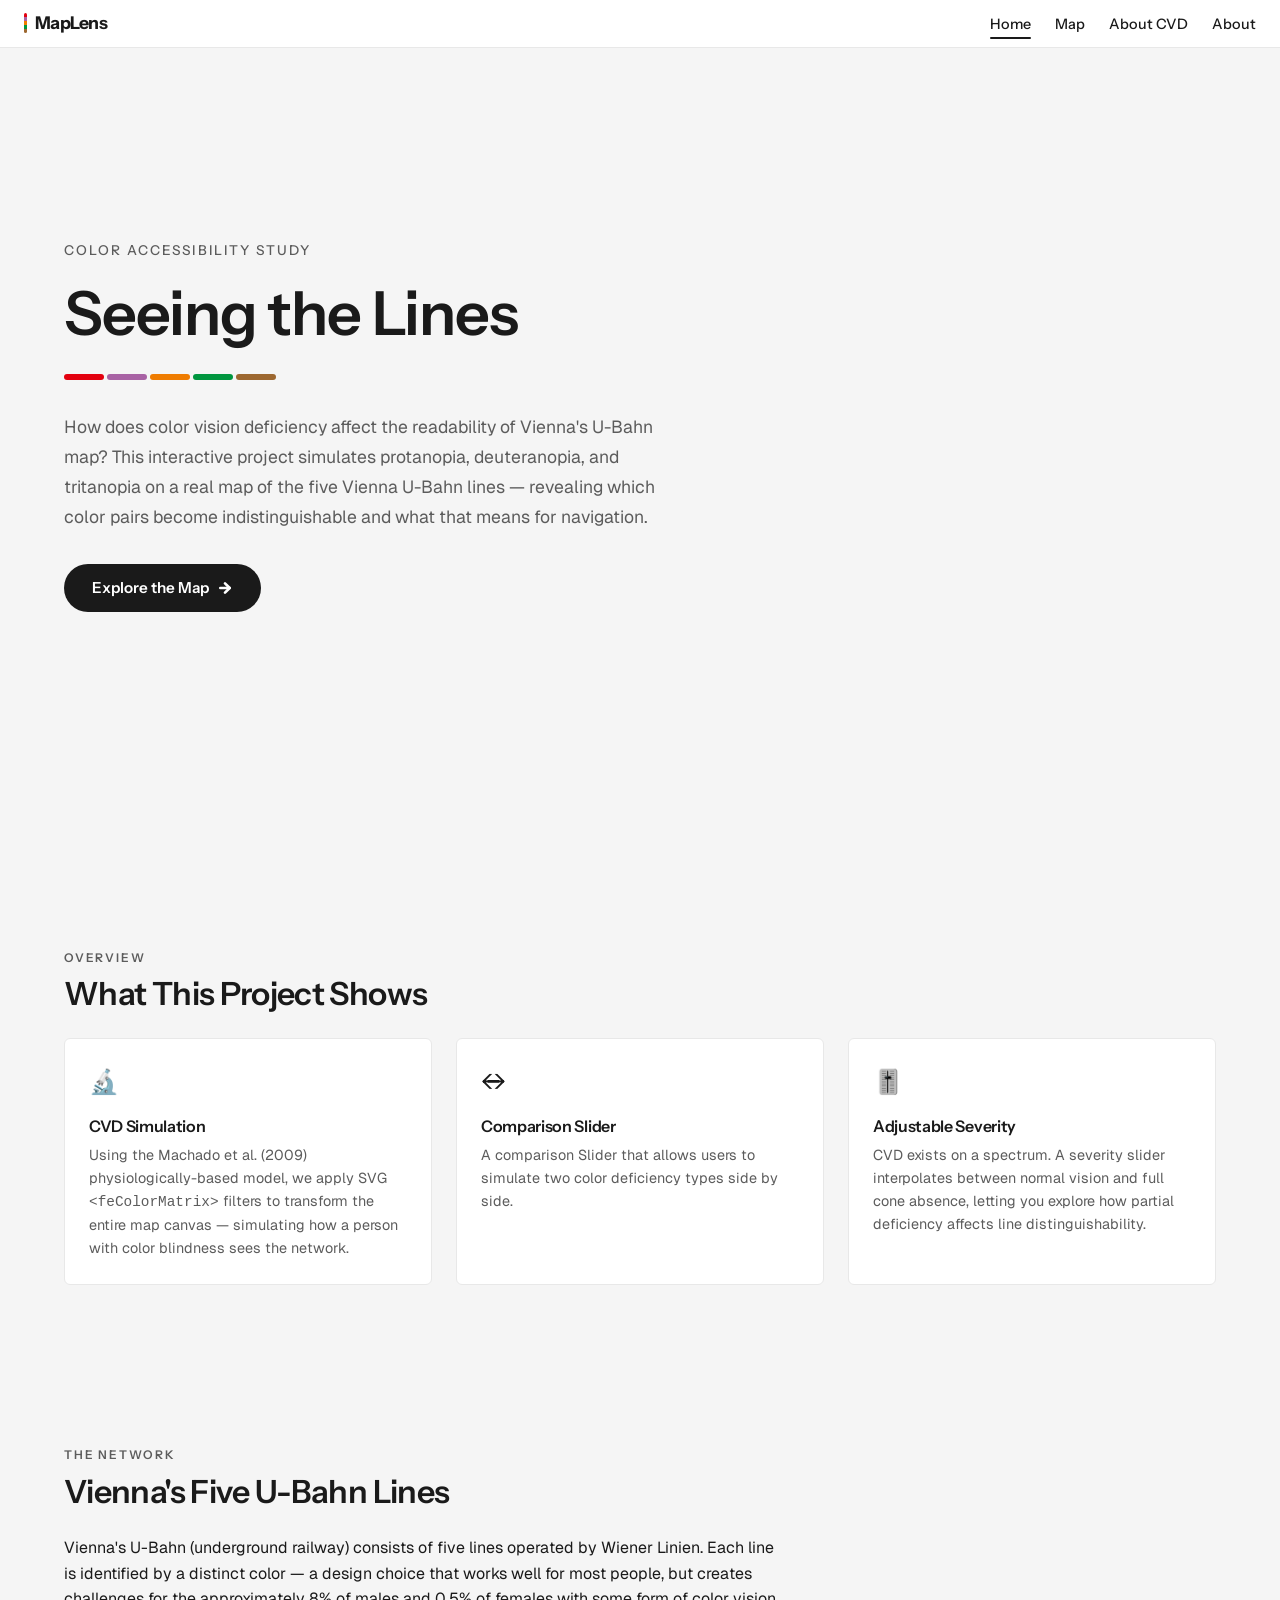
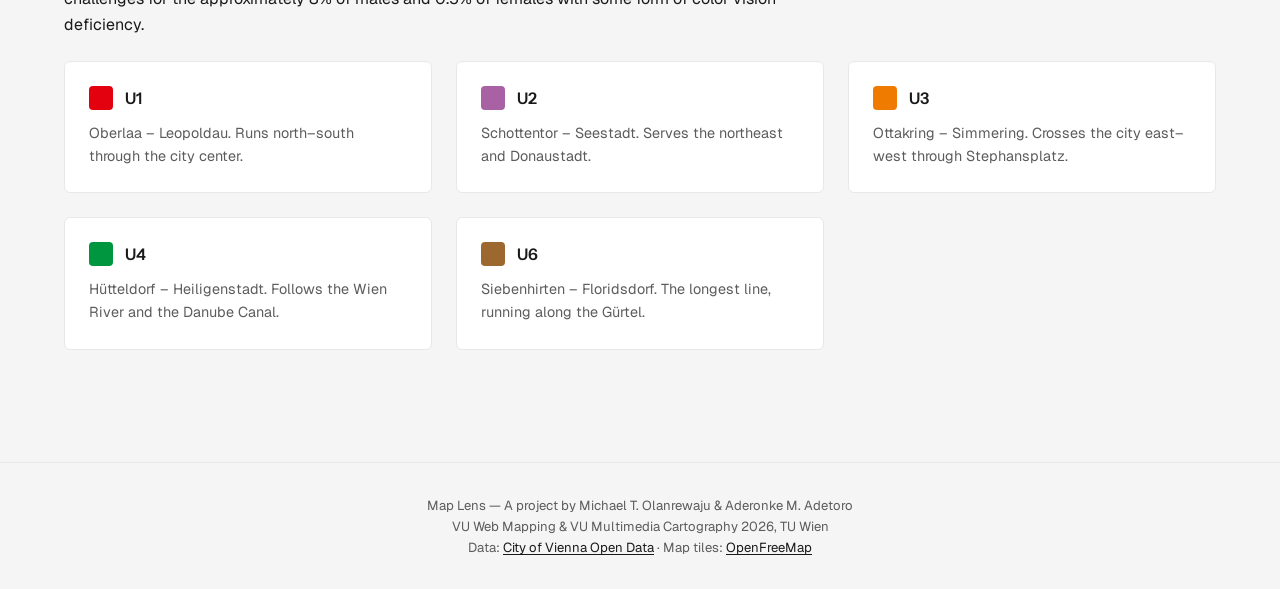
<file: index.html>
<!DOCTYPE html>
<html lang="en">
<head>
    <meta charset="UTF-8">
    <meta name="viewport" content="width=device-width, initial-scale=1.0">
    <title>MapLens — Color Accessibility of Vienna's U-Bahn Map</title>
    <meta name="description" content="An interactive simulation of how color vision deficiency affects the readability of Vienna's U-Bahn network map.">
    <link rel="icon" type="image/jpg" href="Maplens.png" />

    <!-- Google Fonts: Instrument Sans (display), Geist (body) -->
    <link rel="preconnect" href="https://fonts.googleapis.com">
    <link rel="preconnect" href="https://fonts.gstatic.com" crossorigin>
    <link href="https://fonts.googleapis.com/css2?family=Geist:wght@400;500;600&family=Instrument+Sans:wght@400;500;600;700&display=swap" rel="stylesheet">

    <!-- Project stylesheet -->
    <link rel="stylesheet" href="style.css">
</head>
<body>

    <!-- pages Navigation -->
    <nav class="nav" aria-label="Main navigation">
        <a href="index.html" class="nav__logo">
            <span class="nav__logo-bar" aria-hidden="true"></span>
            MapLens
        </a>
        <button class="nav__toggle" aria-label="Toggle navigation menu">
            <span></span><span></span><span></span>
        </button>
        <ul class="nav__links">
            <li><a href="index.html" class="active">Home</a></li>
            <li><a href="map.html">Map</a></li>
            <li><a href="about-cvd.html">About CVD</a></li>
            <li><a href="about.html">About</a></li>
        </ul>
    </nav>


    <!-- Hero Section -->
    <main>
        <section class="hero" aria-label="Introduction">
            <p class="hero__subtitle">Color Accessibility Study</p>
            <h1 class="hero__title">Seeing the Lines</h1>

            <!-- U-Bahn color swatches — visual identity element -->
            <div class="hero__swatches" aria-hidden="true">
                <div class="hero__swatch" style="background: #E3000F;"></div>
                <div class="hero__swatch" style="background: #A862A4;"></div>
                <div class="hero__swatch" style="background: #EF7C00;"></div>
                <div class="hero__swatch" style="background: #00963F;"></div>
                <div class="hero__swatch" style="background: #9D6830;"></div>
            </div>

            <p class="hero__description">
                How does color vision deficiency affect the readability of 
                Vienna's U-Bahn map? This interactive project simulates 
                protanopia, deuteranopia, and tritanopia on a real map of the 
                five Vienna U-Bahn lines — revealing which color pairs become 
                indistinguishable and what that means for navigation.
            </p>

            <a href="map.html" class="hero__cta">
                Explore the Map
                <!-- Arrow icon for explore Map (inline SVG for no external dependency) -->
                <svg xmlns="http://www.w3.org/2000/svg" viewBox="0 0 24 24" 
                     fill="none" stroke="currentColor" stroke-width="4" 
                     stroke-linecap="round" stroke-linejoin="round">
                    <line x1="5" y1="12" x2="19" y2="12"></line>
                    <polyline points="12 5 19 12 12 19"></polyline>
                </svg>
            </a>
        </section>


        <!-- What This Project Shows section -->
        <section class="page-content section" aria-label="Project overview">
            <p class="section__label">Overview</p>
            <h2 class="section__title">What This Project Shows</h2>

            <div class="card-grid">
                <!-- Card 1: CVD Simulation -->
                <div class="card">
                    <div class="card__icon" aria-hidden="true">🔬</div>
                    <h3 class="card__title">CVD Simulation</h3>
                    <p class="card__text">
                        Using the Machado et al. (2009) physiologically-based model, 
                        we apply SVG <code>&lt;feColorMatrix&gt;</code> filters to 
                        transform the entire map canvas — simulating how a person 
                        with color blindness sees the network.
                    </p>
                </div>

                <!-- Card 2: Comparison slider -->
                <div class="card">
                    <div class="card__icon" aria-hidden="true">↔️</div>
                    <h3 class="card__title">Comparison Slider</h3>
                    <p class="card__text">
                        A comparison Slider that allows users to simulate two color
                        deficiency types side by side.
                    </p>
                </div>

                <!-- Card 3: Severity Control -->
                <div class="card">
                    <div class="card__icon" aria-hidden="true">🎚️</div>
                    <h3 class="card__title">Adjustable Severity</h3>
                    <p class="card__text">
                        CVD exists on a spectrum. A severity slider interpolates 
                        between normal vision and full cone absence, letting you 
                        explore how partial deficiency affects line 
                        distinguishability.
                    </p>
                </div>
            </div>
        </section>


        <!-- The Vienna U-Bahn Network section-->
        <section class="page-content section" aria-label="U-Bahn network">
            <p class="section__label">The Network</p>
            <h2 class="section__title">Vienna's Five U-Bahn Lines</h2>
            <p>
                Vienna's U-Bahn (underground railway) consists of five lines 
                operated by Wiener Linien. Each line is identified by a distinct 
                color — a design choice that works well for most people, but 
                creates challenges for the approximately 8% of males and 0.5% 
                of females with some form of color vision deficiency.
            </p>
            <!--sectio for each ubahn line-->
            <div class="card-grid mt-lg">
                <div class="card">
                    <div style="display:flex; align-items:center; gap:12px; margin-bottom:12px;">
                        <!--for the color rectangles-->
                        <span style="width:24px;height:24px;border-radius:4px;background:#E3000F;flex-shrink:0;"></span>
                        <h3 class="card__title" style="margin:0;">U1</h3>
                    </div>
                    <p class="card__text">Oberlaa – Leopoldau. Runs north–south through the city center.</p>
                </div>
                <div class="card">
                    <div style="display:flex; align-items:center; gap:12px; margin-bottom:12px;">
                        <span style="width:24px;height:24px;border-radius:4px;background:#A862A4;flex-shrink:0;"></span>
                        <h3 class="card__title" style="margin:0;">U2</h3>
                    </div>
                    <p class="card__text">Schottentor – Seestadt. Serves the northeast and Donaustadt.</p>
                </div>
                <div class="card">
                    <div style="display:flex; align-items:center; gap:12px; margin-bottom:12px;">
                        <span style="width:24px;height:24px;border-radius:4px;background:#EF7C00;flex-shrink:0;"></span>
                        <h3 class="card__title" style="margin:0;">U3</h3>
                    </div>
                    <p class="card__text">Ottakring – Simmering. Crosses the city east–west through Stephansplatz.</p>
                </div>
                <div class="card">
                    <div style="display:flex; align-items:center; gap:12px; margin-bottom:12px;">
                        <span style="width:24px;height:24px;border-radius:4px;background:#00963F;flex-shrink:0;"></span>
                        <h3 class="card__title" style="margin:0;">U4</h3>
                    </div>
                    <p class="card__text">Hütteldorf – Heiligenstadt. Follows the Wien River and the Danube Canal.</p>
                </div>
                <div class="card">
                    <div style="display:flex; align-items:center; gap:12px; margin-bottom:12px;">
                        <span style="width:24px;height:24px;border-radius:4px;background:#9D6830;flex-shrink:0;"></span>
                        <h3 class="card__title" style="margin:0;">U6</h3>
                    </div>
                    <p class="card__text">Siebenhirten – Floridsdorf. The longest line, running along the Gürtel.</p>
                </div>
            </div>
        </section>
    </main>


    <!-- Footer -->
    <footer class="footer">
        <p>
            Map Lens — A project by Michael T. Olanrewaju &amp; Aderonke M. Adetoro<br>
            VU Web Mapping &amp; VU Multimedia Cartography 2026, TU Wien<br>
            Data: <a href="https://www.data.gv.at/" target="_blank" rel="noopener">City of Vienna Open Data</a> · 
            Map tiles: <a href="https://openfreemap.org/" target="_blank" rel="noopener">OpenFreeMap</a>
        </p>
    </footer>

    <!-- Navigation toggle script for responsive hamburger-->
    <script src="app.js"></script>
</body>
</html>
</file>
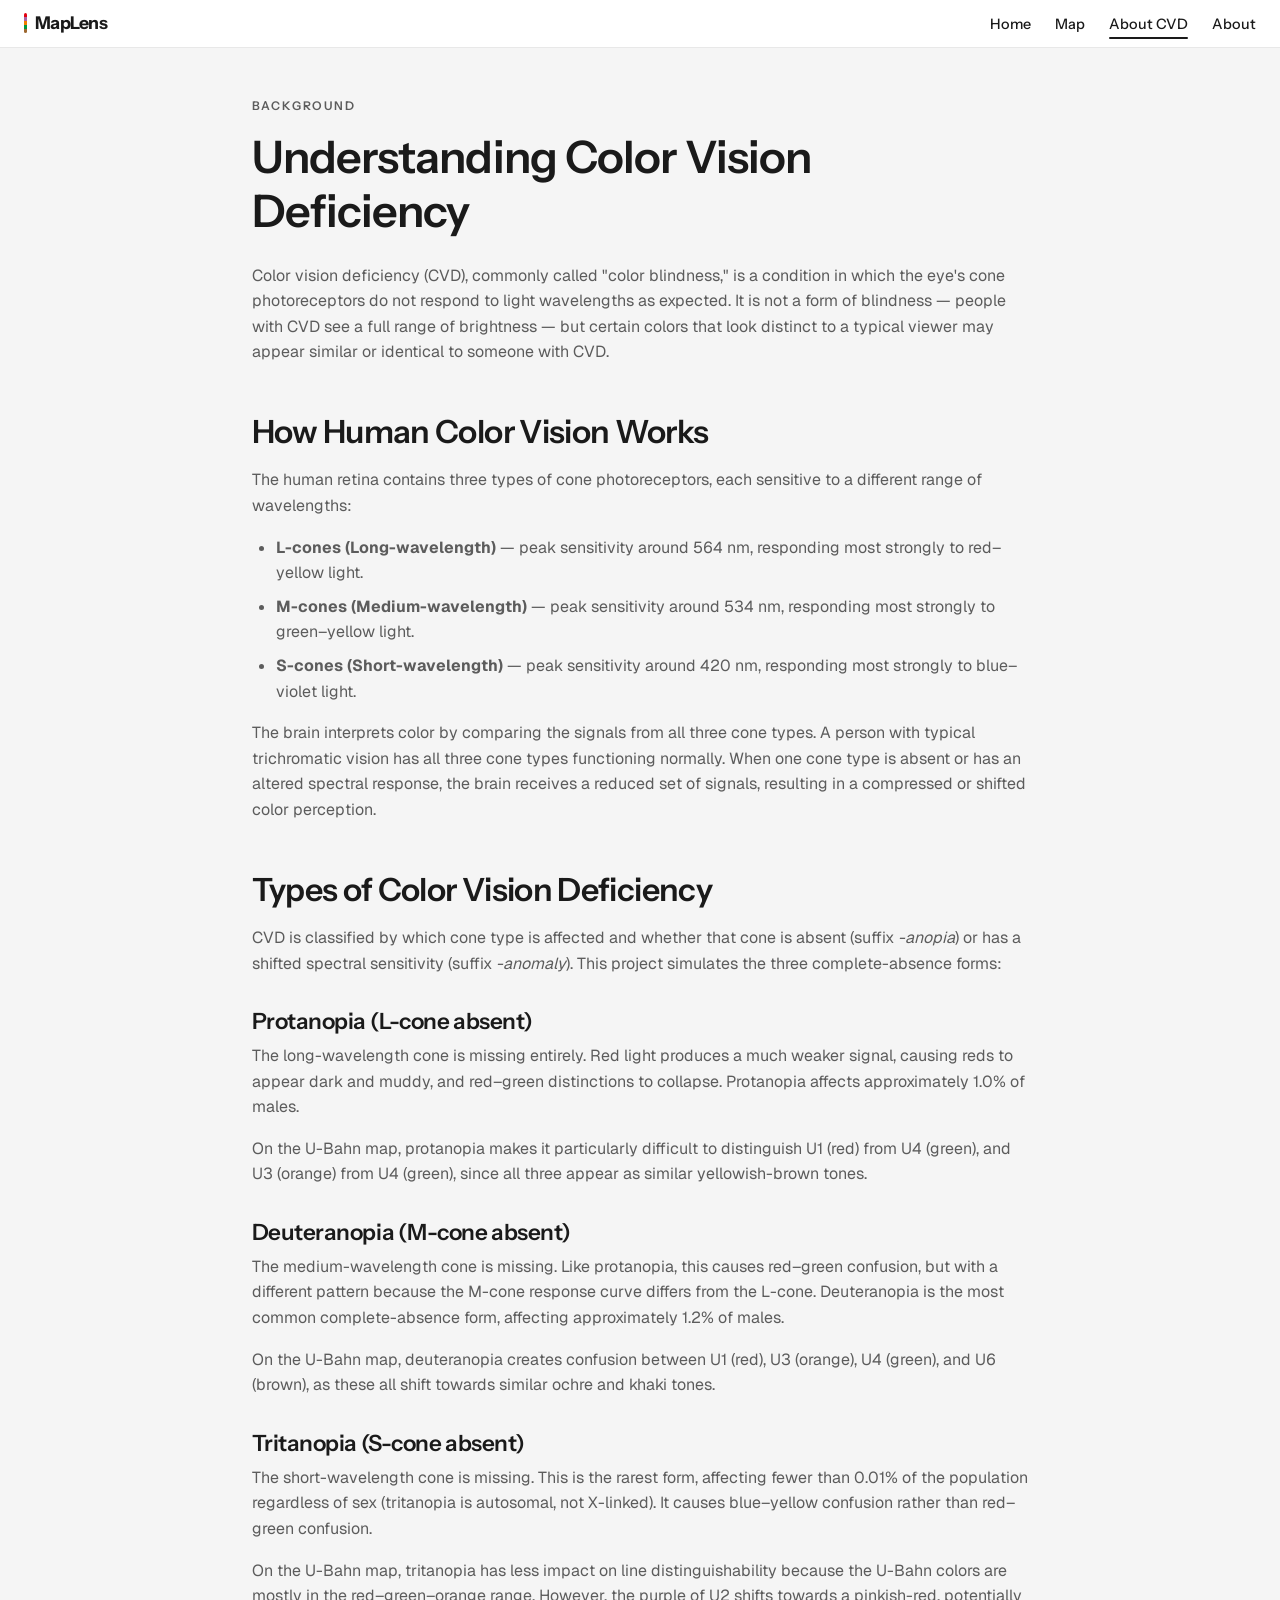
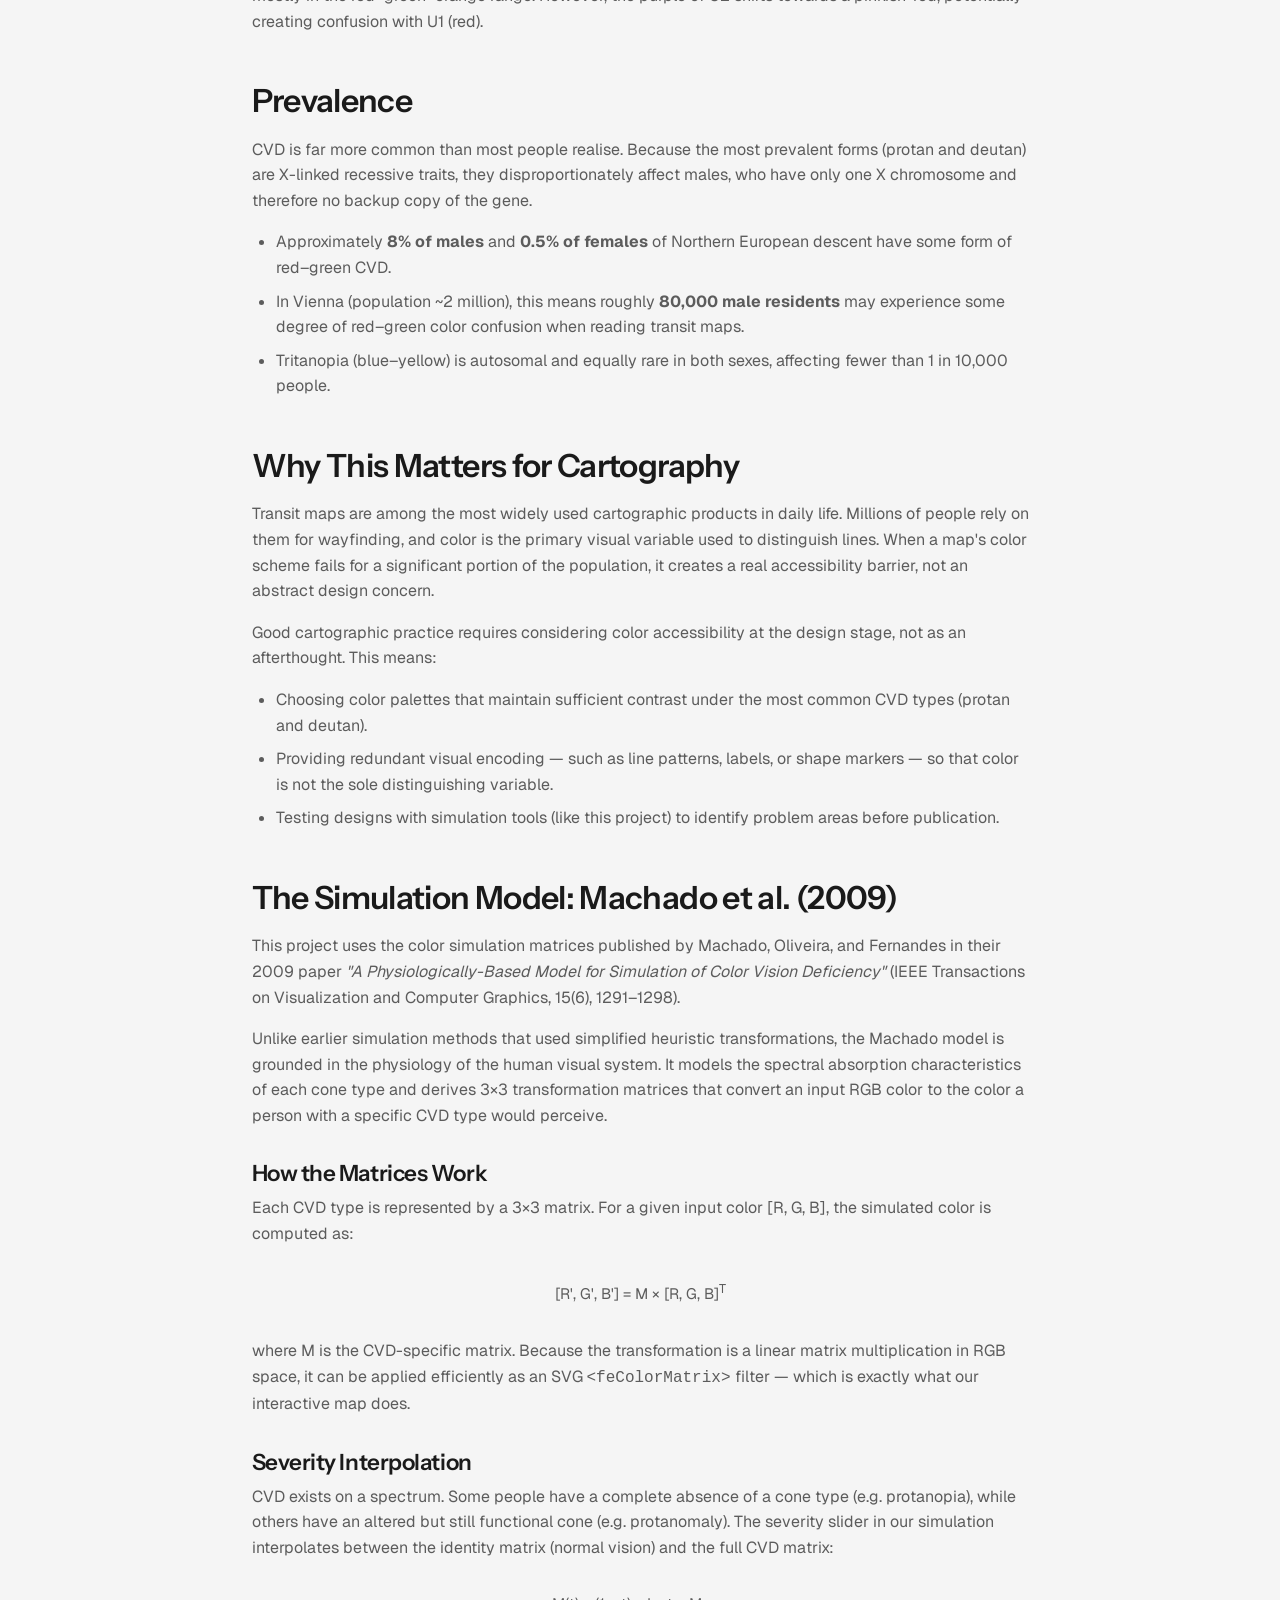
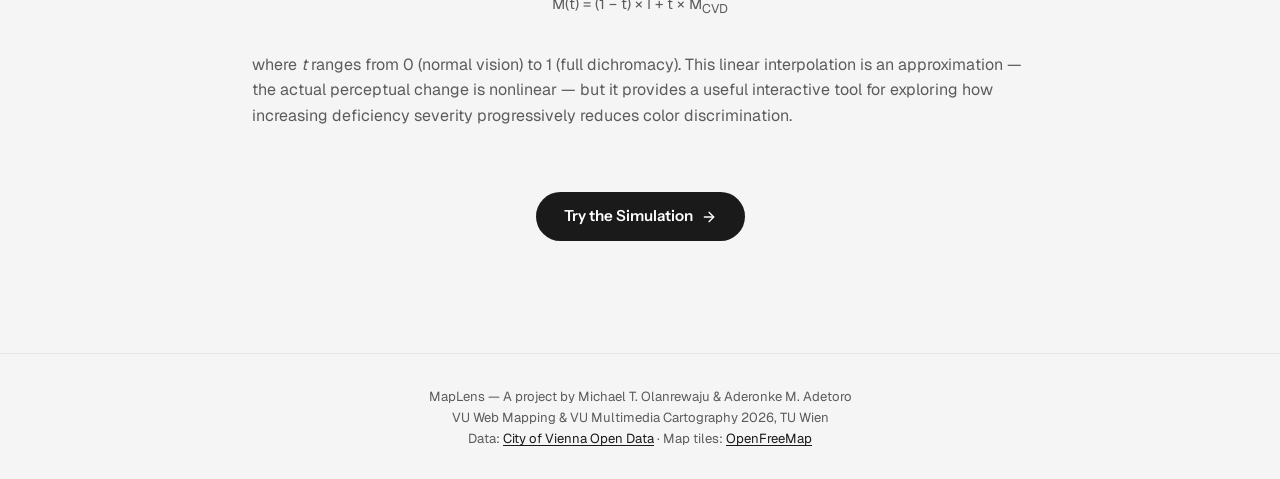
<file: about-cvd.html>
<!DOCTYPE html>
<html lang="en">
<head>
    <meta charset="UTF-8">
    <meta name="viewport" content="width=device-width, initial-scale=1.0">
    <title>MapLens — About CVD</title>
    <meta name="description" content="Understanding color vision deficiency: types, causes, prevalence, and why it matters for map design.">
    <link rel="icon" type="image/jpg" href="Maplens.png" />
    <!-- Google Fonts: Instrument Sans (display), Geist (body) -->
    <link rel="preconnect" href="https://fonts.googleapis.com">
    <link rel="preconnect" href="https://fonts.gstatic.com" crossorigin>
    <link href="https://fonts.googleapis.com/css2?family=Geist:wght@400;500;600&family=Instrument+Sans:wght@400;500;600;700&display=swap" rel="stylesheet">

    <!-- Project stylesheet -->
    <link rel="stylesheet" href="style.css">
</head>
<body>

    <!--  Navigation  -->
    <nav class="nav" aria-label="Main navigation">
        <a href="index.html" class="nav__logo">
            <span class="nav__logo-bar" aria-hidden="true"></span>
            MapLens
        </a>
        <button class="nav__toggle" aria-label="Toggle navigation menu">
            <span></span><span></span><span></span>
        </button>
        <ul class="nav__links">
            <li><a href="index.html">Home</a></li>
            <li><a href="map.html">Map</a></li>
            <li><a href="about-cvd.html" class="active">About CVD</a></li>
            <li><a href="about.html">About</a></li>
        </ul>
    </nav>


    <!--  Page Content  -->
    <main class="page-content content-page">

        <!-- Page Header -->
        <p class="section__label">Background</p>
        <h1 class="section__title">Understanding Color Vision Deficiency</h1>
        <p>
            Color vision deficiency (CVD), commonly called "color blindness,"
            is a condition in which the eye's cone photoreceptors do not
            respond to light wavelengths as expected. It is not a form of
            blindness — people with CVD see a full range of brightness — but
            certain colors that look distinct to a typical viewer may appear
            similar or identical to someone with CVD.
        </p>


        <!-- How Color Vision Works -->
        <h2>How Human Color Vision Works</h2>
        <p>
            The human retina contains three types of cone photoreceptors, each
            sensitive to a different range of wavelengths:
        </p>
        <ul>
            <li>
                <strong>L-cones (Long-wavelength)</strong> — peak sensitivity
                around 564 nm, responding most strongly to red–yellow light.
            </li>
            <li>
                <strong>M-cones (Medium-wavelength)</strong> — peak sensitivity
                around 534 nm, responding most strongly to green–yellow light.
            </li>
            <li>
                <strong>S-cones (Short-wavelength)</strong> — peak sensitivity
                around 420 nm, responding most strongly to blue–violet light.
            </li>
        </ul>
        <p>
            The brain interprets color by comparing the signals from all three
            cone types. A person with typical trichromatic vision has all three
            cone types functioning normally. When one cone type is absent or
            has an altered spectral response, the brain receives a reduced set
            of signals, resulting in a compressed or shifted color perception.
        </p>


        <!--  Types of CVD  -->
        <h2>Types of Color Vision Deficiency</h2>
        <p>
            CVD is classified by which cone type is affected and whether that
            cone is absent (suffix <em>-anopia</em>) or has a shifted spectral
            sensitivity (suffix <em>-anomaly</em>). This project simulates the
            three complete-absence forms:
        </p>

        <h3>Protanopia (L-cone absent)</h3>
        <p>
            The long-wavelength cone is missing entirely. Red light produces
            a much weaker signal, causing reds to appear dark and muddy, and
            red–green distinctions to collapse. Protanopia affects
            approximately 1.0% of males.
        </p>
        <p>
            On the U-Bahn map, protanopia makes it particularly difficult to
            distinguish U1 (red) from U4 (green), and U3 (orange) from U4
            (green), since all three appear as similar yellowish-brown tones.
        </p>

        <h3>Deuteranopia (M-cone absent)</h3>
        <p>
            The medium-wavelength cone is missing. Like protanopia, this
            causes red–green confusion, but with a different pattern because
            the M-cone response curve differs from the L-cone. Deuteranopia
            is the most common complete-absence form, affecting approximately
            1.2% of males.
        </p>
        <p>
            On the U-Bahn map, deuteranopia creates confusion between U1
            (red), U3 (orange), U4 (green), and U6 (brown), as these all
            shift towards similar ochre and khaki tones.
        </p>

        <h3>Tritanopia (S-cone absent)</h3>
        <p>
            The short-wavelength cone is missing. This is the rarest form,
            affecting fewer than 0.01% of the population regardless of sex
            (tritanopia is autosomal, not X-linked). It causes blue–yellow
            confusion rather than red–green confusion.
        </p>
        <p>
            On the U-Bahn map, tritanopia has less impact on line
            distinguishability because the U-Bahn colors are mostly in the
            red–green–orange range. However, the purple of U2 shifts towards
            a pinkish-red, potentially creating confusion with U1 (red).
        </p>


        <!--  Prevalence of CVD-->
        <h2>Prevalence</h2>
        <p>
            CVD is far more common than most people realise. Because the most
            prevalent forms (protan and deutan) are X-linked recessive traits,
            they disproportionately affect males, who have only one X
            chromosome and therefore no backup copy of the gene.
        </p>
        <ul>
            <li>
                Approximately <strong>8% of males</strong> and <strong>0.5%
                of females</strong> of Northern European descent have some
                form of red–green CVD.
            </li>
            <li>
                In Vienna (population ~2 million), this means roughly
                <strong>80,000 male residents</strong> may experience some
                degree of red–green color confusion when reading transit maps.
            </li>
            <li>
                Tritanopia (blue–yellow) is autosomal and equally rare in
                both sexes, affecting fewer than 1 in 10,000 people.
            </li>
        </ul>


        <!--  Why It Matters for Maps/In Cartography  -->
        <h2>Why This Matters for Cartography</h2>
        <p>
            Transit maps are among the most widely used cartographic products
            in daily life. Millions of people rely on them for wayfinding, and
            color is the primary visual variable used to distinguish lines.
            When a map's color scheme fails for a significant portion of the
            population, it creates a real accessibility barrier, not an
            abstract design concern.
        </p>
        <p>
            Good cartographic practice requires considering color
            accessibility at the design stage, not as an afterthought. 

            This means:
        </p>
        <ul>
            <li>
                Choosing color palettes that maintain sufficient contrast
                under the most common CVD types (protan and deutan).
            </li>
            <li>
                Providing redundant visual encoding — such as line patterns,
                labels, or shape markers — so that color is not the sole
                distinguishing variable.
            </li>
            <li>
                Testing designs with simulation tools (like this project) to
                identify problem areas before publication.
            </li>
        </ul>

        <!--  The Simulation Model  -->
        <h2>The Simulation Model: Machado et al. (2009)</h2>
        <p>
            This project uses the color simulation matrices published by
            Machado, Oliveira, and Fernandes in their 2009 paper
            <em>"A Physiologically-Based Model for Simulation of Color Vision
            Deficiency"</em> (IEEE Transactions on Visualization and Computer
            Graphics, 15(6), 1291–1298).
        </p>
        <p>
            Unlike earlier simulation methods that used simplified
            heuristic transformations, the Machado model is grounded in the
            physiology of the human visual system. It models the spectral
            absorption characteristics of each cone type and derives 3×3
            transformation matrices that convert an input RGB color to the
            color a person with a specific CVD type would perceive.
        </p>

        <h3>How the Matrices Work</h3>
        <p>
            Each CVD type is represented by a 3×3 matrix. For a given input
            color [R, G, B], the simulated color is computed as:
        </p>
        <p style="text-align: center; font-family: var(--font-mono); font-size: 0.95rem; padding: var(--space-md) 0;">
            [R', G', B'] = M × [R, G, B]<sup>T</sup>
        </p>
        <p>
            where M is the CVD-specific matrix. Because the transformation is
            a linear matrix multiplication in RGB space, it can be applied
            efficiently as an SVG <code>&lt;feColorMatrix&gt;</code> filter —
            which is exactly what our interactive map does.
        </p>

        <h3>Severity Interpolation</h3>
        <p>
            CVD exists on a spectrum. Some people have a complete absence of
            a cone type (e.g. protanopia), while others have an altered but
            still functional cone (e.g. protanomaly). The severity slider in
            our simulation interpolates between the identity matrix (normal
            vision) and the full CVD matrix:
        </p>
        <p style="text-align: center; font-family: var(--font-mono); font-size: 0.95rem; padding: var(--space-md) 0;">
            M(t) = (1 − t) × I + t × M<sub>CVD</sub>
        </p>
        <p>
            where <em>t</em> ranges from 0 (normal vision) to 1 (full
            dichromacy). This linear interpolation is an approximation —
            the actual perceptual change is nonlinear — but it provides a
            useful interactive tool for exploring how increasing deficiency
            severity progressively reduces color discrimination.
        </p>


        <!--  Call to Action/map nav from this page  -->
        <div style="text-align: center; padding: var(--space-2xl) 0;">
            <a href="map.html" class="hero__cta">
                Try the Simulation
                <svg xmlns="http://www.w3.org/2000/svg" viewBox="0 0 24 24" 
                     fill="none" stroke="currentColor" stroke-width="2" 
                     stroke-linecap="round" stroke-linejoin="round">
                    <line x1="5" y1="12" x2="19" y2="12"></line>
                    <polyline points="12 5 19 12 12 19"></polyline>
                </svg>
            </a>
        </div>
    </main>


    <!--  Footer -->
    <footer class="footer">
        <p>
            MapLens — A project by Michael T. Olanrewaju &amp; Aderonke M. Adetoro<br>
            VU Web Mapping &amp; VU Multimedia Cartography 2026, TU Wien<br>
            Data: <a href="https://www.data.gv.at/" target="_blank" rel="noopener">City of Vienna Open Data</a> · 
            Map tiles: <a href="https://openfreemap.org/" target="_blank" rel="noopener">OpenFreeMap</a>
        </p>
    </footer>

    <!-- Navigation toggle script for responsive hamburger -->
    <script src="app.js"></script>
</body>
</html>
</file>
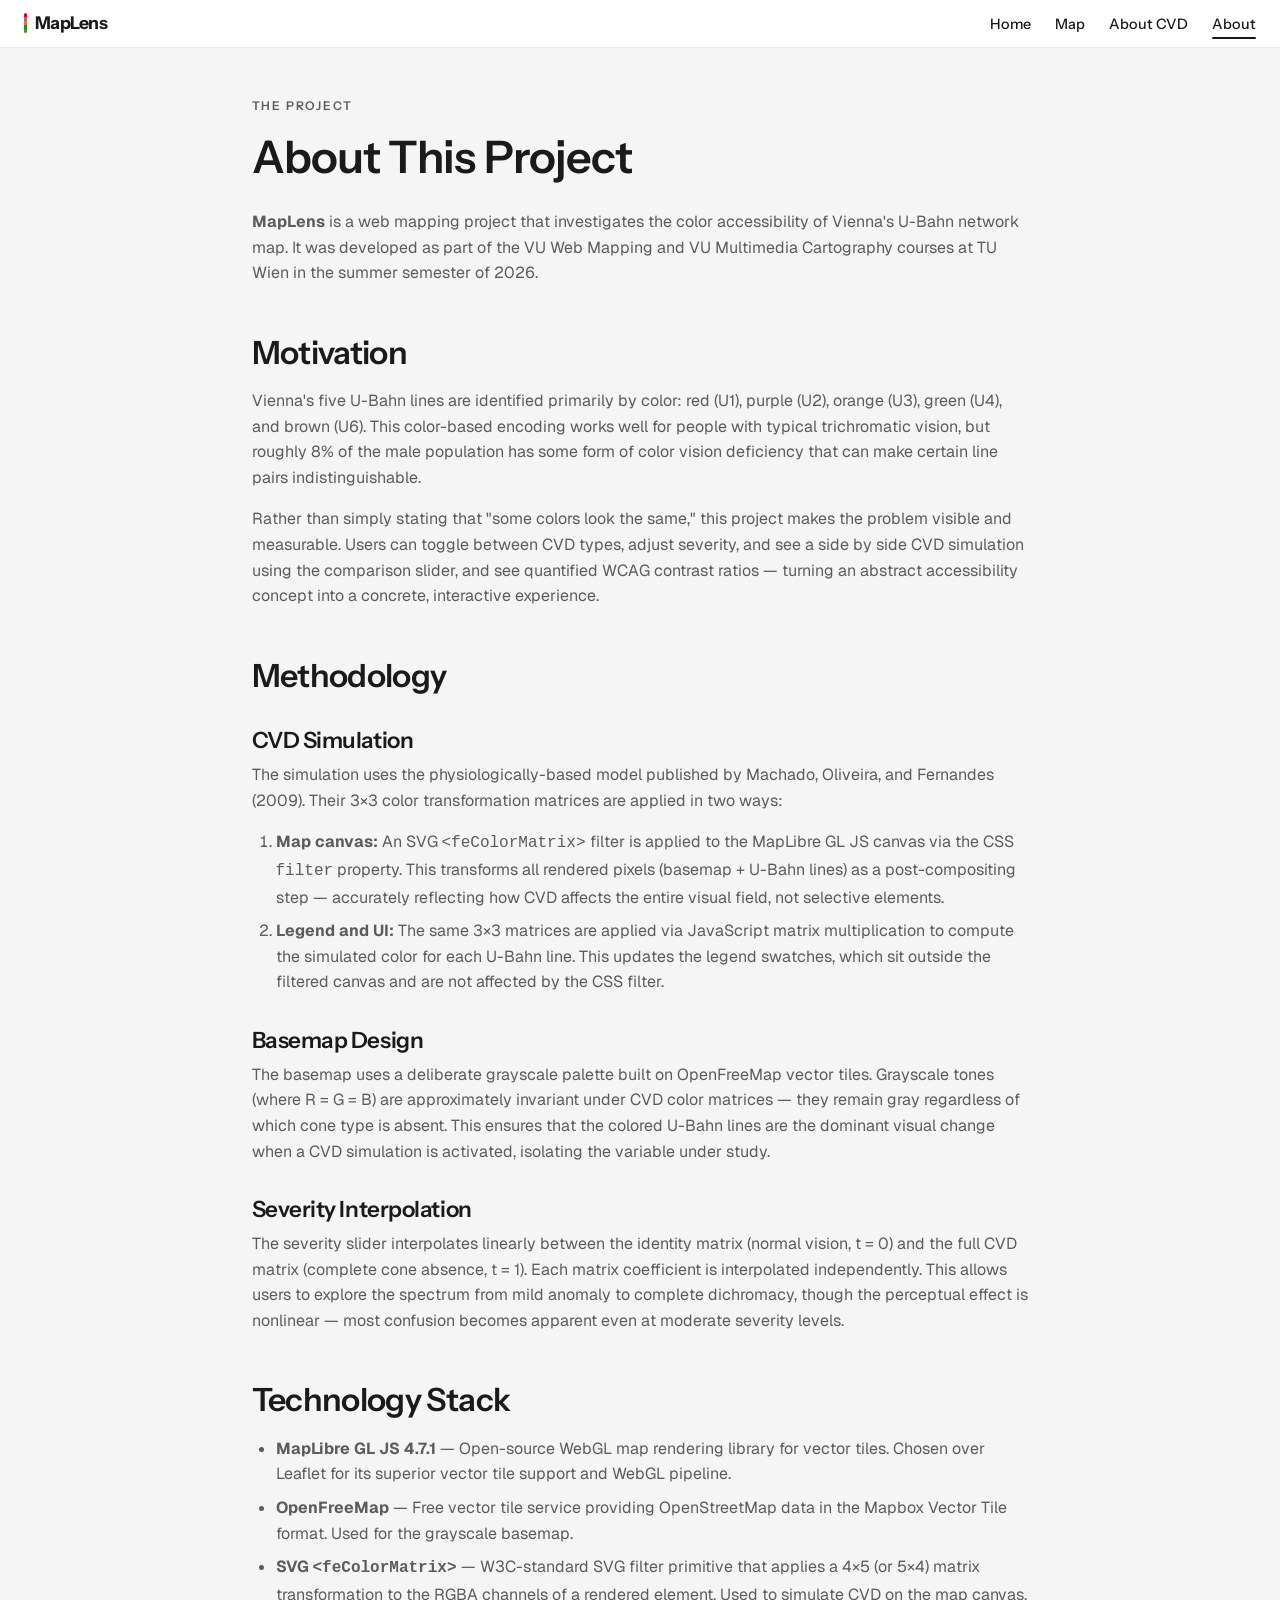
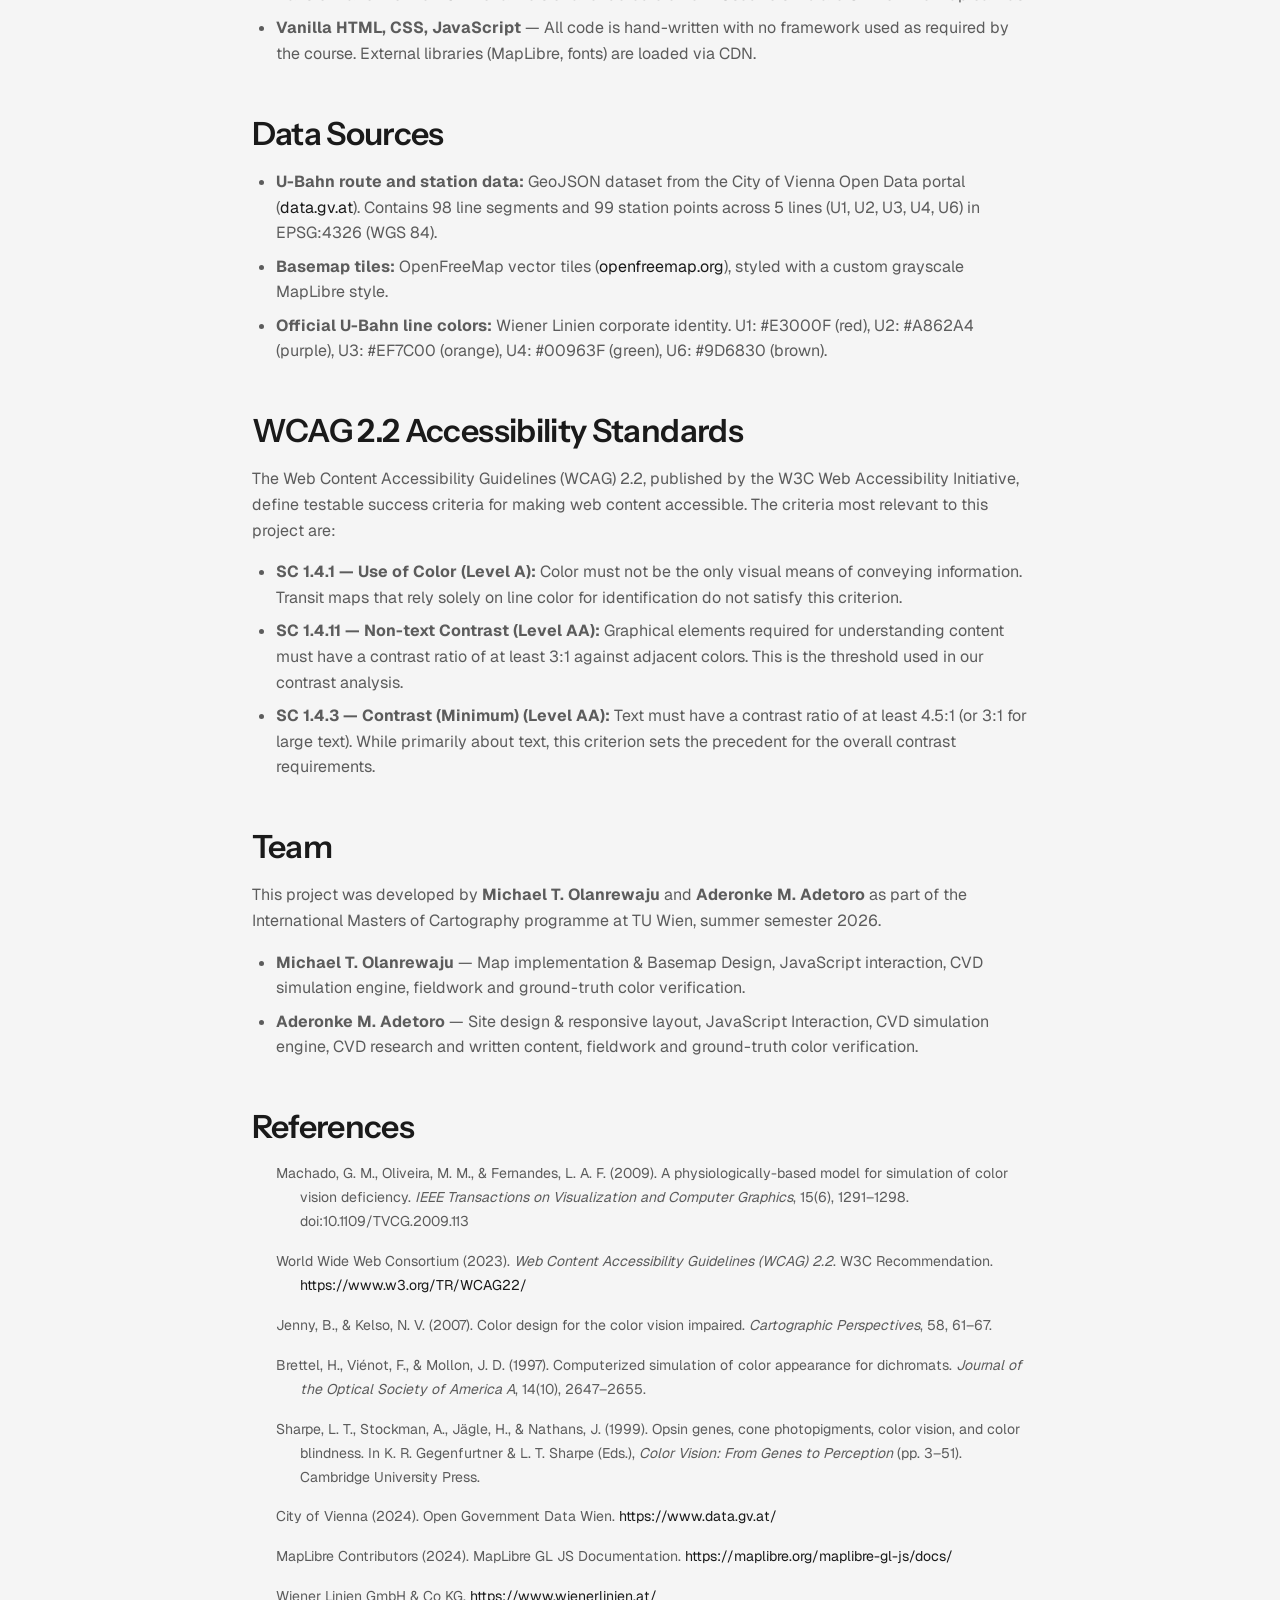
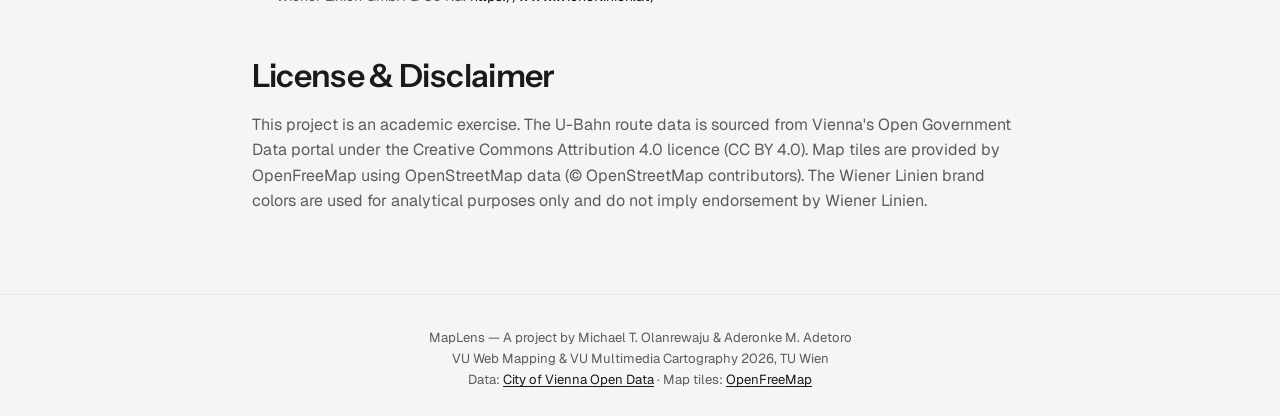
<file: about.html>
<!DOCTYPE html>
<html lang="en">
<head>
    <meta charset="UTF-8">
    <meta name="viewport" content="width=device-width, initial-scale=1.0">
    <title>MapLens — About</title>
    <meta name="description" content="Project methodology, team, data sources, and references for the Vienna U-Bahn color accessibility study.">
    <link rel="icon" type="image/jpg" href="Maplens.png" />
    <!-- Google Fonts: Instrument Sans (display), Geist (body) -->
    <link rel="preconnect" href="https://fonts.googleapis.com">
    <link rel="preconnect" href="https://fonts.gstatic.com" crossorigin>
    <link href="https://fonts.googleapis.com/css2?family=Geist:wght@400;500;600&family=Instrument+Sans:wght@400;500;600;700&display=swap" rel="stylesheet">

    <!-- Project stylesheet -->
    <link rel="stylesheet" href="style.css">
</head>
<body>

    <!-- Navigation -->
    <nav class="nav" aria-label="Main navigation">
        <a href="index.html" class="nav__logo">
            <span class="nav__logo-bar" aria-hidden="true"></span>
            MapLens
        </a>
        <button class="nav__toggle" aria-label="Toggle navigation menu">
            <span></span><span></span><span></span>
        </button>
        <ul class="nav__links">
            <li><a href="index.html">Home</a></li>
            <li><a href="map.html">Map</a></li>
            <li><a href="about-cvd.html">About CVD</a></li>
            <li><a href="about.html" class="active">About</a></li>
        </ul>
    </nav>


    <!-- Page Content -->
    <main class="page-content content-page">

        <!-- Page Header -->
        <p class="section__label">The Project</p>
        <h1 class="section__title">About This Project</h1>
        <p>
            <strong>MapLens</strong> is a web mapping project that
            investigates the color accessibility of Vienna's U-Bahn network
            map. It was developed as part of the VU Web Mapping and VU
            Multimedia Cartography courses at TU Wien in the summer semester
            of 2026.
        </p>


        <!-- Motivation  -->
        <h2>Motivation</h2>
        <p>
            Vienna's five U-Bahn lines are identified primarily by color:
            red (U1), purple (U2), orange (U3), green (U4), and brown (U6).
            This color-based encoding works well for people with typical
            trichromatic vision, but roughly 8% of the male population has
            some form of color vision deficiency that can make certain line
            pairs indistinguishable.
        </p>
        <p>
            Rather than simply stating that "some colors look the same,"
            this project makes the problem visible and measurable. Users can
            toggle between CVD types, adjust severity, and see a side by side 
            CVD simulation using the comparison slider, and see quantified
            WCAG contrast ratios — turning an abstract accessibility concept
            into a concrete, interactive experience.
        </p>


        <!--  Methodology  -->
        <h2>Methodology</h2>

        <h3>CVD Simulation</h3>
        <p>
            The simulation uses the physiologically-based model published by
            Machado, Oliveira, and Fernandes (2009). Their 3×3 color
            transformation matrices are applied in two ways:
        </p>
        <ol>
            <li>
                <strong>Map canvas:</strong> An SVG
                <code>&lt;feColorMatrix&gt;</code> filter is applied to the
                MapLibre GL JS canvas via the CSS <code>filter</code>
                property. This transforms all rendered pixels (basemap +
                U-Bahn lines) as a post-compositing step — accurately
                reflecting how CVD affects the entire visual field, not
                selective elements.
            </li>
            <li>
                <strong>Legend and UI:</strong> The same 3×3 matrices are
                applied via JavaScript matrix multiplication to compute the
                simulated color for each U-Bahn line. This updates the legend
                swatches, which sit outside the filtered canvas and are not
                affected by the CSS filter.
            </li>
        </ol>

        <h3>Basemap Design</h3>
        <p>
            The basemap uses a deliberate grayscale palette built on
            OpenFreeMap vector tiles. Grayscale tones (where R = G = B) are
            approximately invariant under CVD color matrices — they remain
            gray regardless of which cone type is absent. This ensures that
            the colored U-Bahn lines are the dominant visual change when a
            CVD simulation is activated, isolating the variable under study.
        </p>

        <h3>Severity Interpolation</h3>
        <p>
            The severity slider interpolates linearly between the identity
            matrix (normal vision, t = 0) and the full CVD matrix
            (complete cone absence, t = 1). Each matrix coefficient is
            interpolated independently. This allows users to explore the
            spectrum from mild anomaly to complete dichromacy, though the
            perceptual effect is nonlinear — most confusion becomes apparent
            even at moderate severity levels.
        </p>


        <!--  Technology Stack  -->
        <h2>Technology Stack</h2>
        <ul>
            <li>
                <strong>MapLibre GL JS 4.7.1</strong> — Open-source WebGL
                map rendering library for vector tiles. Chosen over Leaflet
                for its superior vector tile support and WebGL pipeline.
            </li>
            <li>
                <strong>OpenFreeMap</strong> — Free vector tile service
                providing OpenStreetMap data in the Mapbox Vector Tile format.
                Used for the grayscale basemap.
            </li>
            <li>
                <strong>SVG <code>&lt;feColorMatrix&gt;</code></strong> — 
                W3C-standard SVG filter primitive that applies a 4×5 (or 5×4)
                matrix transformation to the RGBA channels of a rendered
                element. Used to simulate CVD on the map canvas.
            </li>
            <li>
                <strong>Vanilla HTML, CSS, JavaScript</strong> — All code is hand-written
                with no framework used as required by the course. External libraries (MapLibre,
                fonts) are loaded via CDN.
            </li>
        </ul>


        <!-- Data Sources -->
        <h2>Data Sources</h2>
        <ul>
            <li>
                <strong>U-Bahn route and station data:</strong>
                GeoJSON dataset from the City of Vienna Open Data portal
                (<a href="https://www.data.gv.at/" target="_blank" rel="noopener">data.gv.at</a>).
                Contains 98 line segments and 99 station points across 5
                lines (U1, U2, U3, U4, U6) in EPSG:4326 (WGS 84).
            </li>
            <li>
                <strong>Basemap tiles:</strong>
                OpenFreeMap vector tiles
                (<a href="https://openfreemap.org/" target="_blank" rel="noopener">openfreemap.org</a>),
                styled with a custom grayscale MapLibre style.
            </li>
            <li>
                <strong>Official U-Bahn line colors:</strong>
                Wiener Linien corporate identity. U1: #E3000F (red),
                U2: #A862A4 (purple), U3: #EF7C00 (orange), U4: #00963F
                (green), U6: #9D6830 (brown).
            </li>
        </ul>

        <!-- WCAG Guidelines  -->
        <h2>WCAG 2.2 Accessibility Standards</h2>
        <p>
            The Web Content Accessibility Guidelines (WCAG) 2.2, published
            by the W3C Web Accessibility Initiative, define testable success
            criteria for making web content accessible. The criteria most
            relevant to this project are:
        </p>
        <ul>
            <li>
                <strong>SC 1.4.1 — Use of Color (Level A):</strong>
                Color must not be the only visual means of conveying
                information. Transit maps that rely solely on line color
                for identification do not satisfy this criterion.
            </li>
            <li>
                <strong>SC 1.4.11 — Non-text Contrast (Level AA):</strong>
                Graphical elements required for understanding content must
                have a contrast ratio of at least 3:1 against adjacent
                colors. This is the threshold used in our contrast analysis.
            </li>
            <li>
                <strong>SC 1.4.3 — Contrast (Minimum) (Level AA):</strong>
                Text must have a contrast ratio of at least 4.5:1 (or 3:1
                for large text). While primarily about text, this criterion
                sets the precedent for the overall contrast requirements.
            </li>
        </ul>


        <!-- Team -->
        <h2>Team</h2>
        <p>
            This project was developed by <strong>Michael T. Olanrewaju</strong>
            and <strong>Aderonke M. Adetoro</strong> as part of the
            International Masters of Cartography programme at TU Wien, summer semester 2026.
        </p>
        <ul>
            <li>
                <strong>Michael T. Olanrewaju</strong> — Map implementation & Basemap Design,
                JavaScript interaction, CVD simulation engine, 
                fieldwork and ground-truth color verification.
            </li>
            <li>
                <strong>Aderonke M. Adetoro</strong> — Site design & responsive
                layout, JavaScript Interaction, CVD simulation engine, CVD research and written content, fieldwork and
                ground-truth color verification.
            </li>
        </ul>


        <!-- References -->
        <h2>References</h2>
        <ol class="references">
            <li>
                Machado, G. M., Oliveira, M. M., &amp; Fernandes, L. A. F.
                (2009). A physiologically-based model for simulation of
                color vision deficiency. <em>IEEE Transactions on
                Visualization and Computer Graphics</em>, 15(6), 1291–1298.
                doi:10.1109/TVCG.2009.113
            </li>
            <li>
                World Wide Web Consortium (2023). <em>Web Content
                Accessibility Guidelines (WCAG) 2.2</em>. W3C
                Recommendation.
                <a href="https://www.w3.org/TR/WCAG22/" target="_blank" rel="noopener">
                    https://www.w3.org/TR/WCAG22/
                </a>
            </li>
            <li>
                Jenny, B., &amp; Kelso, N. V. (2007). Color design for the
                color vision impaired. <em>Cartographic Perspectives</em>,
                58, 61–67.
            </li>
            <li>
                Brettel, H., Viénot, F., &amp; Mollon, J. D. (1997).
                Computerized simulation of color appearance for dichromats.
                <em>Journal of the Optical Society of America A</em>, 14(10),
                2647–2655.
            </li>
            <li>
                Sharpe, L. T., Stockman, A., Jägle, H., &amp; Nathans, J.
                (1999). Opsin genes, cone photopigments, color vision, and
                color blindness. In K. R. Gegenfurtner &amp; L. T. Sharpe
                (Eds.), <em>Color Vision: From Genes to Perception</em>
                (pp. 3–51). Cambridge University Press.
            </li>
            <li>
                City of Vienna (2024). Open Government Data Wien.
                <a href="https://www.data.gv.at/" target="_blank" rel="noopener">
                    https://www.data.gv.at/
                </a>
            </li>
            <li>
                MapLibre Contributors (2024). MapLibre GL JS
                Documentation.
                <a href="https://maplibre.org/maplibre-gl-js/docs/" target="_blank" rel="noopener">
                    https://maplibre.org/maplibre-gl-js/docs/
                </a>
            </li>
            <li>
                Wiener Linien GmbH &amp; Co KG.
                <a href="https://www.wienerlinien.at/" target="_blank" rel="noopener">
                    https://www.wienerlinien.at/
                </a>
            </li>
        </ol>


        <!--  License / Disclaimer -->
        <h2>License &amp; Disclaimer</h2>
        <p>
            This project is an academic exercise. The U-Bahn route data is
            sourced from Vienna's Open Government Data portal under the
            Creative Commons Attribution 4.0 licence (CC BY 4.0). Map tiles
            are provided by OpenFreeMap using OpenStreetMap data (&copy;
            OpenStreetMap contributors). The Wiener Linien brand colors are
            used for analytical purposes only and do not imply endorsement
            by Wiener Linien.
        </p>
    </main>


    <!-- Footer -->
    <footer class="footer">
        <p>
            MapLens — A project by Michael T. Olanrewaju &amp; Aderonke M. Adetoro<br>
            VU Web Mapping &amp; VU Multimedia Cartography 2026, TU Wien<br>
            Data: <a href="https://www.data.gv.at/" target="_blank" rel="noopener">City of Vienna Open Data</a> · 
            Map tiles: <a href="https://openfreemap.org/" target="_blank" rel="noopener">OpenFreeMap</a>
        </p>
    </footer>

    <!-- Navigation toggle scriptfor responsive hamburger -->
    <script src="app.js"></script>
</body>
</html>
</file>
<file: style.css>
/* ---- CSS Custom Properties (Design Tokens) ---- */
:root {
    /* Grayscale palette */
    --color-bg: #f5f5f5;
    --color-bg-alt: #eaeaea;
    --color-surface: #ffffff;
    --color-text: #1a1a1a;
    --color-text-muted: #5c5c5c;
    --color-border: #d4d4d4;
    --color-border-light: #e8e8e8;

    /* Official Wiener Linien U-Bahn colors */
    --u1-color: #E3000F;
    /* Red */
    --u2-color: #A862A4;
    /* Purple/Violet */
    --u3-color: #EF7C00;
    /* Orange */
    --u4-color: #00963F;
    /* Green */
    --u6-color: #9D6830;
    /* Brown */

    /* Typography */
    --font-display: 'Instrument Sans', sans-serif;
    --font-body: 'Geist', sans-serif;

    /* Spacing scale (4px base) */
    --space-xs: 4px;
    --space-sm: 8px;
    --space-md: 16px;
    --space-lg: 24px;
    --space-xl: 32px;
    --space-2xl: 48px;
    --space-3xl: 64px;

    /* Layout */
    --max-width: 1200px;
    --nav-height: 48px;
    --border-radius: 6px;

    /* Transitions */
    --transition-fast: 150ms ease;
    --transition-base: 250ms ease;
}


/* ---- Reset & Base ---- */
*,
*::before,
*::after {
    margin: 0;
    padding: 0;
    box-sizing: border-box;
}

html {
    font-size: 16px;
    scroll-behavior: smooth;
    -webkit-font-smoothing: antialiased;
    -moz-osx-font-smoothing: grayscale;
}

body {
    font-family: var(--font-body);
    color: var(--color-text);
    background-color: var(--color-bg);
    line-height: 1.6;
    min-height: 100vh;
}

img {
    max-width: 100%;
    height: auto;
    display: block;
}

a {
    color: var(--color-text);
    text-decoration: none;
    transition: opacity var(--transition-fast);
}

a:hover {
    opacity: 0.7;
}


/* ---- Typography ---- */
h1,
h2,
h3,
h4 {
    font-family: var(--font-display);
    font-weight: 600;
    line-height: 1.2;
    letter-spacing: -0.02em;
}

h1 {
    font-size: clamp(1.8rem, 4vw, 2.8rem);
}

h2 {
    font-size: clamp(1.4rem, 3vw, 2rem);
}

h3 {
    font-size: clamp(1.1rem, 2vw, 1.4rem);
}

p {
    max-width: 65ch;
    /* Optimal line length for readability */
}


/* ---- Navigation ---- */
.nav {
    position: fixed;
    top: 0;
    left: 0;
    right: 0;
    height: var(--nav-height);
    background: var(--color-surface);
    border-bottom: 1px solid var(--color-border-light);
    display: flex;
    align-items: center;
    justify-content: space-between;
    padding: 0 var(--space-lg);
    z-index: 1000;
}

.nav__logo {
    font-family: var(--font-display);
    font-size: 1.1rem;
    font-weight: 700;
    letter-spacing: -0.03em;
    display: flex;
    align-items: center;
    gap: var(--space-sm);
}

/* Small colored bar next to logo — visual identity element */
.nav__logo-bar {
    width: 3px;
    height: 20px;
    border-radius: 2px;
    background: linear-gradient(to bottom,
            var(--u1-color) 0%,
            var(--u1-color) 20%,
            var(--u2-color) 20%,
            var(--u2-color) 40%,
            var(--u3-color) 40%,
            var(--u3-color) 60%,
            var(--u4-color) 60%,
            var(--u4-color) 80%,
            var(--u6-color) 80%,
            var(--u6-color) 100%);
}

.nav__links {
    display: flex;
    gap: var(--space-lg);
    list-style: none;
}

.nav__links a {
    font-family: var(--font-display);
    font-size: 0.9rem;
    font-weight: 500;
    padding: var(--space-xs) 0;
    position: relative;
}

/* Active page underline indicator */
.nav__links a.active::after {
    content: '';
    position: absolute;
    bottom: -2px;
    left: 0;
    right: 0;
    height: 2px;
    background: var(--color-text);
    border-radius: 1px;
}

/* Mobile hamburger menu button */
.nav__toggle {
    display: none;
    background: none;
    border: none;
    cursor: pointer;
    padding: var(--space-sm);
}

.nav__toggle span {
    display: block;
    width: 22px;
    height: 2px;
    background: var(--color-text);
    margin: 5px 0;
    transition: var(--transition-base);
}


/* ---- Page Layout ---- */
.page-content {
    margin-top: var(--nav-height);
    padding: var(--space-2xl) var(--space-lg);
    max-width: var(--max-width);
    margin-left: auto;
    margin-right: auto;
}


/* ---- Hero Section (index.html) ---- */
.hero {
    min-height: calc(100vh - var(--nav-height));
    display: flex;
    flex-direction: column;
    justify-content: center;
    align-items: flex-start;
    padding: var(--space-3xl) var(--space-lg);
    max-width: var(--max-width);
    margin: 0 auto;
}

.hero__subtitle {
    font-family: var(--font-display);
    font-size: 0.85rem;
    font-weight: 500;
    text-transform: uppercase;
    letter-spacing: 0.15em;
    color: var(--color-text-muted);
    margin-bottom: var(--space-md);
}

.hero__title {
    font-size: clamp(2.2rem, 5vw, 3.8rem);
    margin-bottom: var(--space-lg);
    max-width: 14ch;
}

.hero__description {
    font-size: 1.1rem;
    color: var(--color-text-muted);
    max-width: 50ch;
    margin-bottom: var(--space-xl);
    line-height: 1.7;
}

/* Color swatch strip on the hero page */
.hero__swatches {
    display: flex;
    gap: 3px;
    margin-bottom: var(--space-xl);
}

.hero__swatch {
    width: 40px;
    height: 6px;
    border-radius: 3px;
}

.hero__cta {
    display: inline-flex;
    align-items: center;
    gap: var(--space-sm);
    font-family: var(--font-display);
    font-weight: 600;
    font-size: 0.95rem;
    padding: 12px 28px;
    background: var(--color-text);
    color: var(--color-surface);
    border-radius: 32px;
    transition: var(--transition-base);
}

.hero__cta:hover {
    opacity: 1;
    transform: translateY(-1px);
    box-shadow: 0 4px 12px rgba(28, 28, 28, 0.15);
}

.hero__cta svg {
    width: 16px;
    height: 16px;
}


/* ---- Section blocks ---- */
.section {
    margin-bottom: var(--space-3xl);
}

.section__label {
    font-family: var(--font-display);
    font-size: 0.75rem;
    font-weight: 600;
    text-transform: uppercase;
    letter-spacing: 0.15em;
    color: var(--color-text-muted);
    margin-bottom: var(--space-sm);
}

.section__title {
    margin-bottom: var(--space-lg);
}


/* ---- Card grid ---- */
.card-grid {
    display: grid;
    grid-template-columns: repeat(auto-fit, minmax(280px, 1fr));
    gap: var(--space-lg);
    margin-top: var(--space-lg);
}

.card {
    background: var(--color-surface);
    border: 1px solid var(--color-border-light);
    border-radius: var(--border-radius);
    padding: var(--space-lg);
    transition: var(--transition-base);
}

.card:hover {
    box-shadow: 0 2px 12px rgba(0, 0, 0, 0.06);
}

.card__icon {
    font-size: 1.5rem;
    margin-bottom: var(--space-md);
}

.card__title {
    font-family: var(--font-display);
    font-size: 1rem;
    font-weight: 600;
    margin-bottom: var(--space-sm);
}

.card__text {
    font-size: 0.9rem;
    color: var(--color-text-muted);
    line-height: 1.6;
}


/* ---- Map page ---- */
.map-body {
    overflow: hidden;
}

.map-wrap {
    position: fixed;
    top: var(--nav-height);
    left: 0;
    right: 0;
    bottom: 0;
}

#map-left,
#map-right {
    width: 100%;
    height: 100%;
}

/* Right map stays hidden until compare mode is active */
#map-right {
    position: absolute;
    top: 0;
    left: 0;
    visibility: hidden;
}

#map-right.visible {
    visibility: visible;
}

/* Generic visibility utility */
.hidden {
    display: none !important;
}

/* 
   SIMULATOR PANEL  (top-left, 297×330px from Figma)
*/
.sim-panel {
    position: absolute;
    top: 14px;
    left: 14px;
    width: 340px;
    border-radius: 12px;
    overflow: hidden;
    box-shadow: 0 2px 12px rgba(0, 0, 0, 0.12), 0 0 0 1px rgba(0, 0, 0, 0.07);
    z-index: 100;
}

/* Header: 297×40px, padding 10px all sides, gap 16px */
.sim-panel__header {
    display: flex;
    align-items: center;
    justify-content: space-between;
    padding: 10px;
    background: #ffffff;
    gap: 16px;
    min-height: 40px;
}


.sim-panel__logo-text {
    font-family: var(--font-body);
    font-size: 14px;
    font-weight: 500;
    line-height: 16px;
    color: #111419;
}

.sim-panel__collapse {
    background: none;
    border: none;
    cursor: pointer;
    padding: 0;
    display: flex;
    align-items: center;
    justify-content: center;
    flex-shrink: 0;
    opacity: 0.75;
    transition: opacity 150ms ease;
}

.sim-panel__collapse:hover {
    opacity: 1;
}

/* Body: 297×290px, border-top 1px #f9f9fa, padding 8 10 10 10, gap 16 */
.sim-panel__body {
    background: #ffffff;
    border-top: 1px solid #eeeeee;
    padding: 8px 10px 10px;
    display: flex;
    flex-direction: column;
    gap: 16px;
}

.sim-panel__body.hidden {
    display: none;
}

/* Each logical group within the body, gap 8px */
.sim-group {
    display: flex;
    flex-direction: column;
    gap: 8px;
}

/* Description text: Inter 500 12px, #333b4a, lh 16px */
.sim-desc {
    font-family: 'Inter', sans-serif;
    font-size: 12px;
    font-weight: 500;
    line-height: 16px;
    color: #333b4a;
    max-width: none;
    margin: 0;
}

/* Section label: Geist 600 12px, #333b4a, lh 16px */
.sim-label {
    font-family: 'Geist', sans-serif;
    font-size: 12px;
    font-weight: 600;
    line-height: 16px;
    color: #333b4a;
    max-width: none;
    margin: 0;
}

/* =====================================================
   SEGMENTED TABS  (277×28px container, bg #ebedf0, r=4, p=2, gap=4)
   Active tab: white bg, border #dbdde3, #111419 text
   Inactive: transparent bg, #768196 text
   Dividers between tabs: 1px #dbdde3 line
   ===================================================== */
.seg-tabs {
    position: relative;
    display: flex;
    align-items: center;
    background: #ebedf0;
    border-radius: 4px;
    padding: 2px;
    gap: 0;
}

/* Sliding pill — moves via CSS custom props set from JS */
.seg-tabs::before {
    content: '';
    position: absolute;
    top: 2px;
    left: 2px;
    height: calc(100% - 4px);
    width: var(--tab-width, 0px);
    transform: translateX(var(--tab-offset, 0px));
    background: #ffffff;
    border-radius: 3px;
    border: 1px solid #dbdde3;
    transition: transform 220ms cubic-bezier(0.4, 0, 0.2, 1),
                width 220ms cubic-bezier(0.4, 0, 0.2, 1);
    pointer-events: none;
    z-index: 0;
}

/* Suppress transition on initial paint */
.seg-tabs[style*="--no-transition"]::before {
    transition: none;
}

.seg-tab {
    position: relative;
    z-index: 1;
    flex: 1;
    padding: 4px 8px;
    border: 1px solid transparent;
    border-radius: 4px;
    background: transparent;
    cursor: pointer;
    font-family: 'Inter', sans-serif;
    font-size: 12px;
    font-weight: 500;
    line-height: 16px;
    color: #768196;
    transition: color 220ms ease;
    white-space: nowrap;
    text-align: center;
}

.seg-tab.active {
    color: #111419;
}

/* Thin divider between tabs */
.seg-divider {
    display: block;
    width: 1px;
    height: 16px;
    background: #dbdde3;
    flex-shrink: 0;
    transition: opacity 220ms ease;
    z-index: 1;
}

/* Hide divider adjacent to the active tab */
.seg-tab.active + .seg-divider,
.seg-divider:has(+ .seg-tab.active) {
    opacity: 0;
}

/* =====================================================
   SEVERITY SLIDER  (Frame 1000002502: 277×22px)
   Track: 220×12px — base #e2e4e8, active #02051f
   Knob: 12×12px white circle, border #747c90 0.2px
   Badge: 40×22px, bg #ebedf0, r=4, Geist 500 11px
*/
.slider-sublabels {
    display: flex;
    justify-content: space-between;
}

.slider-sublabels span {
    font-family: 'Geist', sans-serif;
    font-size: 11px;
    font-weight: 400;
    line-height: 14px;
    color: #333b4a;
}

.slider-row {
    display: flex;
    align-items: center;
    gap: 17px;
}

input[type="range"] {
    -webkit-appearance: none;
    appearance: none;
    flex: 1;
    height: 4px;
    background: linear-gradient(to right, #02051f 50%, #e2e4e8 50%);
    border-radius: 2px;
    outline: none;
    cursor: pointer;
}

input[type="range"]::-webkit-slider-thumb {
    -webkit-appearance: none;
    width: 12px;
    height: 12px;
    border-radius: 50%;
    background: #ffffff;
    cursor: pointer;
    border: 0.2px solid #747c90;
    box-shadow: 0 1px 4px rgba(0, 0, 0, 0.18);
}

input[type="range"]::-moz-range-thumb {
    width: 12px;
    height: 12px;
    border-radius: 50%;
    background: #ffffff;
    cursor: pointer;
    border: 0.2px solid #747c90;
    box-shadow: 0 1px 4px rgba(0, 0, 0, 0.18);
    /*border: none;*/
}

/* Percentage badge: 40×22px, bg #ebedf0, r=4, p=4 8, Geist 500 11px */
.severity-badge {
    background: #ebedf0;
    border-radius: 4px;
    padding: 4px 8px;
    font-family: 'Geist', sans-serif;
    font-size: 11px;
    font-weight: 500;
    line-height: 14px;
    color: #111419;
    white-space: nowrap;
    flex-shrink: 0;
    min-width: 40px;
    text-align: center;
}

/* =====================================================
   CVD INFO BOX  (277×80px, bg #f9f9fa, border 0.5px #dbdde3, r=8, p=8)
   Inter 500 12px, lh 16px, color #333b4a
   Title bold #111419
*/
.cvd-info-box {
    background: #f9f9fa;
    border: 0.5px solid #dbdde3;
    border-radius: 8px;
    padding: 8px;
    font-family: 'Inter', sans-serif;
    font-size: 12px;
    font-weight: 500;
    line-height: 16px;
    color: #333b4a;
}

.cvd-info-box__title {
    font-weight: 700;
    color: #111419;
}

/* =====================================================
   MAP CONTROLS  (top-right, Frame 20: 40×196px, gap=16)
   Sidebar btn: 40×40, r=32 (full circle), white bg
   Zoom group: + top r=26.67 top only, − bottom no radius, border #dbdde3 0.6px
   Compass: 40×40, r=32 (full circle), white bg, gap=20 below zoom
*/
.map-controls {
    position: absolute;
    top: 16px;
    right: 16px;
    display: flex;
    flex-direction: column;
    align-items: center;
    gap: 16px;
    z-index: 100;
}

.map-ctrl {
    width: 40px;
    height: 40px;
    background: #ffffff;
    border: none;
    cursor: pointer;
    display: flex;
    align-items: center;
    justify-content: center;
    transition: background 150ms ease;
    box-shadow: 0 1px 4px rgba(0, 0, 0, 0.08), 0 0 0 1px rgba(0, 0, 0, 0.06);
}

.map-ctrl:hover {
    background: #f5f5f7;
}

/* Fully-rounded buttons */
.map-ctrl--round {
    border-radius: 32px;
}

/* Zoom group: + and − share one fully-rounded pill shape */
.map-ctrl-zoom {
    display: flex;
    flex-direction: column;
    box-shadow: 0 1px 4px rgba(0, 0, 0, 0.08), 0 0 0 1px rgba(0, 0, 0, 0.06);
    border-radius: 32px;
    overflow: hidden;
}

.map-ctrl-zoom .map-ctrl {
    box-shadow: none;
    border-radius: 0;
}

.map-ctrl--zoom-in {
    border-bottom: 0.6px solid #dbdde3 !important;
}

.map-ctrl--zoom-out {
    border-radius: 0 !important;
}

/* Attribution: hide expanded text on page load, show only on click */
.maplibregl-ctrl-attrib:not(.maplibregl-compact-show) .maplibregl-ctrl-attrib-inner {
    display: none;
}

/* =====================================================
   LEGEND PILL  (bottom-center, Frame 33: 493×30px)
   bg #ffffff, r=8, p=8, gap=16, HORIZONTAL
   Each item: [orig 14×14 r=4] [1px divider #333b4a] [sim 14×14 r=4] [Geist 600 11px label]
   gap between swatches group and label: 4px
*/
.legend-bar {
    position: absolute;
    bottom: 20px;
    left: 50%;
    transform: translateX(-50%);
    display: flex;
    align-items: center;
    gap: 16px;
    background: #ffffff;
    border-radius: 8px;
    padding: 8px;
    box-shadow: 0 0px 16px 8px rgba(37, 42, 52, 0.05);
    z-index: 100;
    white-space: nowrap;
}

.legend-bar__item {
    display: flex;
    align-items: center;
    gap: 3px;
}

.legend-bar__orig,
.legend-bar__sim {
    display: block;
    width: 14px;
    height: 14px;
    flex-shrink: 0;
}

.legend-bar__orig {
    border-radius: 4px;
}

.legend-bar__sim {
    border-radius: 4px;
    transition: background-color 250ms ease;
}

/* Short horizontal line between orig and sim swatches */
.legend-bar__line {
    display: block;
    width: 10px;
    height: 1.5px;
    background: #9aa0ab;
    flex-shrink: 0;
}

/* Normal mode: hide the sim swatch and connecting line */
.legend-bar--normal .legend-bar__line,
.legend-bar--normal .legend-bar__sim {
    display: none;
}

/* Label: Geist 600 11px, lh=14px, #111419 */
.legend-bar__name {
    font-family: 'Geist', sans-serif;
    font-size: 11px;
    font-weight: 600;
    line-height: 14px;
    color: #111419;
}

/* =====================================================
   COMPARISON SLIDER
   - Compare toggle button (active state)
   - Compare panel (dual deficiency/severity controls)
   - mapbox-gl-compare divider styling
   ===================================================== */

/* Highlight the compare-toggle button while compare mode is active */
.map-ctrl.active {
    background: #ebedf0;
}

/* Comparison panel reuses .sim-panel layout, slightly wider for dual controls */
.compare-panel {
    width: 360px;
}

/* Groups the deficiency-type tabs + severity slider for one side
   (Left Map / Right Map) into a single subtly-shaded container */
.compare-side-group {
    display: flex;
    flex-direction: column;
    gap: 16px;
    padding: 4px;
    background: #f5f6f8;
    border-radius: 6px;
}

/* "Left Map" / "Right Map" sub-label next to "Deficiency type" */
.compare-side-label {
    font-family: var(--font-body);
    font-size: 12px;
    font-weight: 00;
    color: #333b4a;
    margin-left: 4px;
}

.compare-side-label::before {
    content: '\00B7';
    margin-right: 4px;
    color: #768196;
}

/* mapbox-gl-compare divider — restyle to match MapLens visuals.
   The plugin miscalculates its vertical offset inside a
   position: fixed container, so pin it back to the top. */
.compare-active .mapboxgl-compare {
    top: 0 !important;
    height: 100% !important;
    width: 3px;
    z-index: 90;
}

.compare-active .mapboxgl-compare .compare-swiper-vertical {
    width: 36px;
    height: 36px;
    left: -18px;
    margin: -18px 1px 0;
    background-color: #ffffff;
    background-image: url("data:image/svg+xml,%3Csvg xmlns='http://www.w3.org/2000/svg' width='20' height='20' viewBox='0 0 20 20' fill='none'%3E%3Cpath d='M7 4L2 10L7 16' stroke='%2302051f' stroke-width='1.6' stroke-linecap='round' stroke-linejoin='round'/%3E%3Cpath d='M13 4L18 10L13 16' stroke='%2302051f' stroke-width='1.6' stroke-linecap='round' stroke-linejoin='round'/%3E%3C/svg%3E");
    background-repeat: no-repeat;
    background-position: center;
    box-shadow: 0 1px 4px rgba(0, 0, 0, 0.18);
}

/* Compare legend (bottom-center, shown only in compare mode)
   inherits .legend-bar positioning/shape — chips show left-sim -> right-sim */


/* ---- Content Pages ---- */
.content-page {
    /* Unified reading column: paragraphs, lists and headings all share the
       same width so every text line starts and ends at the same points.
       for about and about-cvd */
    max-width: 75ch;
    padding-top: var(--space-2xl);
    padding-bottom: var(--space-3xl);
}

.content-page h2 {
    margin-top: var(--space-2xl);
    margin-bottom: var(--space-md);
}

.content-page h3 {
    margin-top: var(--space-xl);
    margin-bottom: var(--space-sm);
}

.content-page p {
    /* Fill the unified column instead of the global 65ch paragraph cap 
    paragraph fill the same clumn as lists/heading*/
    max-width: none;
    margin-bottom: var(--space-md);
    color: var(--color-text-muted);
}

.content-page ul,
.content-page ol {
    margin-bottom: var(--space-md);
    padding-left: var(--space-lg);
    color: var(--color-text-muted);
}

.content-page li {
    margin-bottom: var(--space-sm);
}

/* Reference list styling */
.references {
    list-style: none;
    padding-left: 0;
}

.references li {
    padding-left: var(--space-lg);
    text-indent: calc(-1 * var(--space-lg));
    font-size: 0.88rem;
    line-height: 1.7;
    margin-bottom: var(--space-md);
}


/* ---- Footer ---- */
.footer {
    border-top: 1px solid var(--color-border-light);
    padding: var(--space-xl) var(--space-lg);
    text-align: center;
    font-size: 0.82rem;
    color: var(--color-text-muted);
    display: flex;
    justify-content: center;
    align-items: center;
    gap: var(--space-sm);
    flex-wrap: wrap;
}

.footer a {
    text-decoration: underline;
    text-underline-offset: 2px;
}


/* ---- Responsive Breakpoints ---- */

@media (max-width: 600px) {
    .nav__toggle {
        display: block;
    }

    .nav__links {
        display: none;
        position: absolute;
        top: var(--nav-height);
        left: 0;
        right: 0;
        background: var(--color-surface);
        flex-direction: column;
        padding: var(--space-md) var(--space-lg);
        border-bottom: 1px solid var(--color-border-light);
        gap: var(--space-md);
        z-index: 1001;
    }

    .nav__links.open {
        display: flex;
    }

    .sim-panel {
        left: 8px;
        top: 8px;
        width: calc(100vw - 16px);
        max-width: 400px;
    }

    .map-controls {
        top: auto;
        bottom: 80px;
        right: 8px;
    }

    .maplibregl-ctrl-bottom-right {
        bottom: 1px !important;
        z-index: 500 !important;
    }

    .maplibregl-ctrl-attrib.maplibregl-compact-show {
        z-index: 500 !important;
    }

    .legend-bar {
        bottom: 16px;
        z-index: 100;
        gap: 10px;
        padding: 7px 10px;
        flex-wrap: nowrap;
        max-width: calc(100vw - 24px);
        overflow: hidden;
    }

    .legend-bar__item {
        gap: 3px;
        flex-shrink: 1;
    }

    .legend-bar__orig,
    .legend-bar__sim {
        width: 12px;
        height: 12px;
    }

    .legend-bar__line {
        width: 7px;
    }

    .legend-bar__name {
        font-size: 11px;
    }

    .hero {
        padding: var(--space-xl) var(--space-md);
    }

    .hero__title {
        font-size: 1.8rem;
    }

    .card-grid {
        grid-template-columns: 1fr;
    }
}


/* ---- Utility Classes ---- */
.visually-hidden {
    position: absolute;
    width: 1px;
    height: 1px;
    margin: -1px;
    padding: 0;
    overflow: hidden;
    clip: rect(0, 0, 0, 0);
    border: 0;
}

.text-muted {
    color: var(--color-text-muted);
}

.mt-lg {
    margin-top: var(--space-lg);
}

.mb-lg {
    margin-bottom: var(--space-lg);
}
</file>
